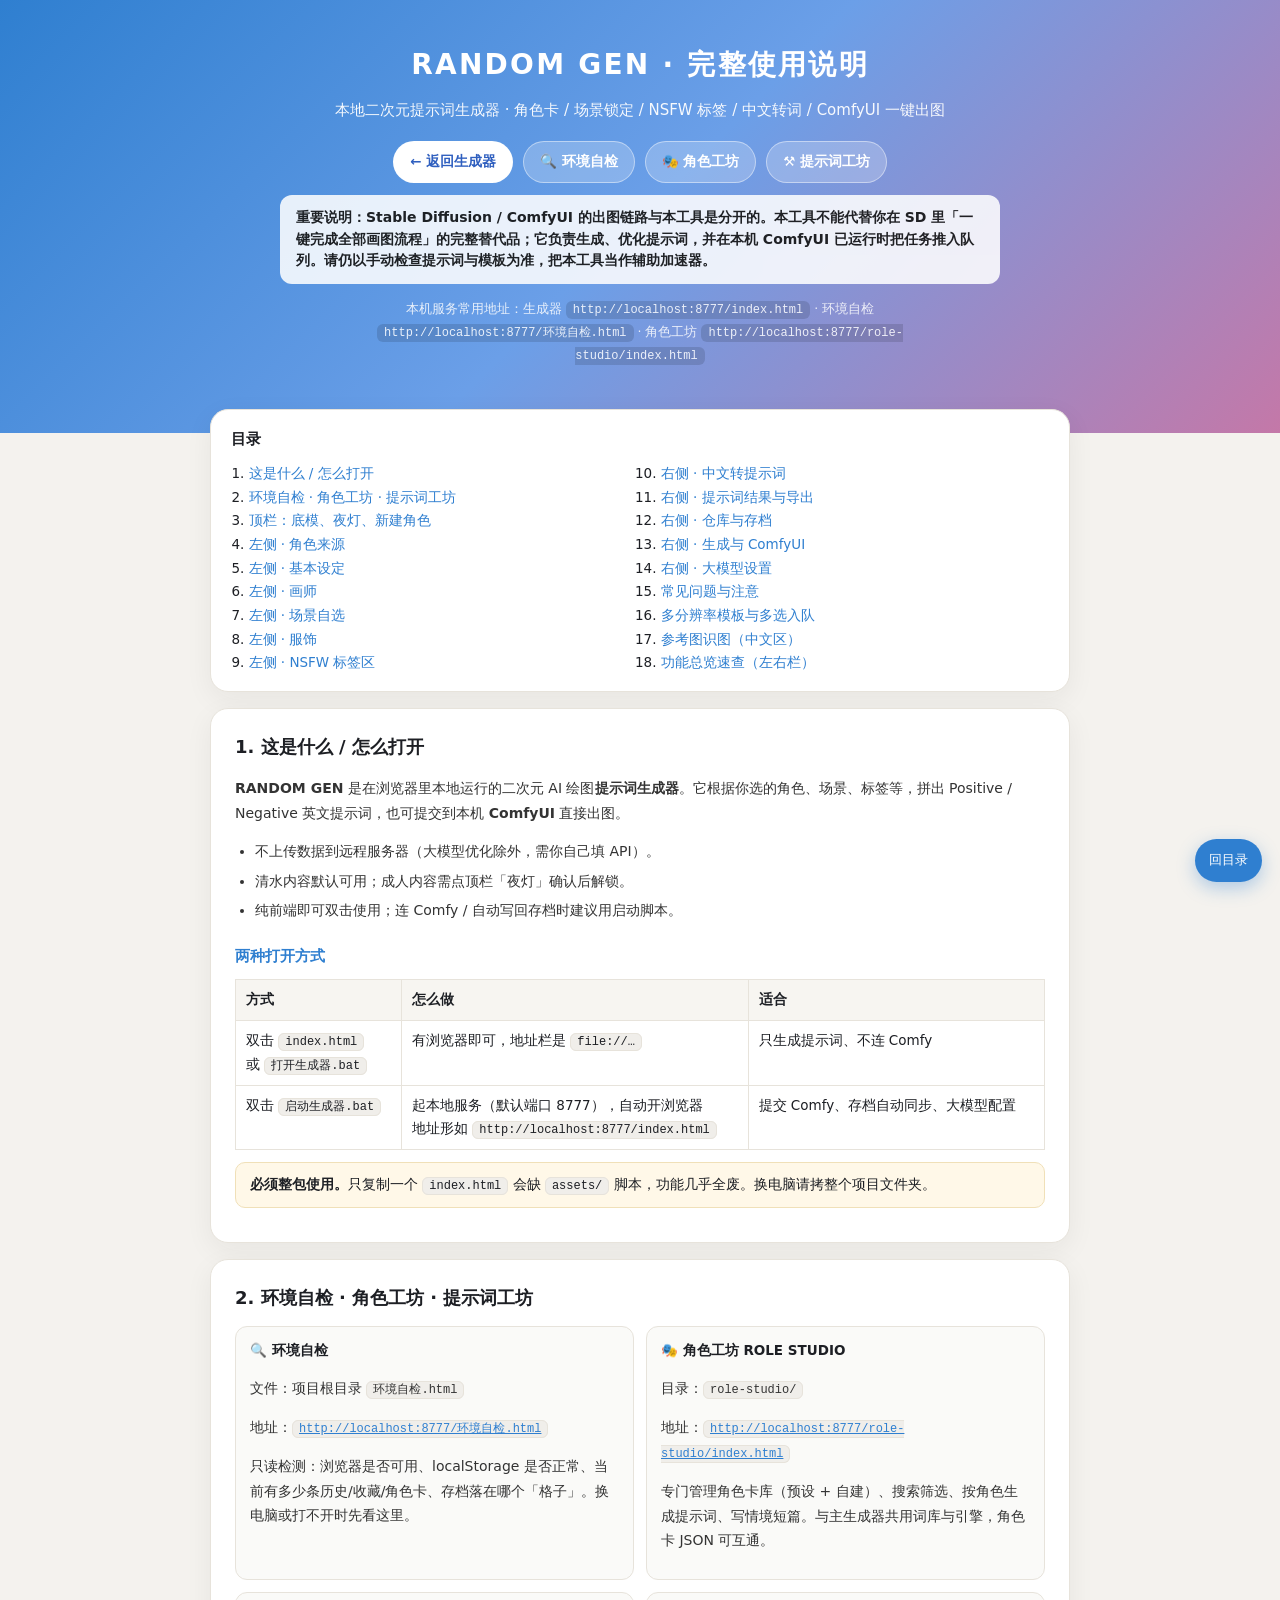
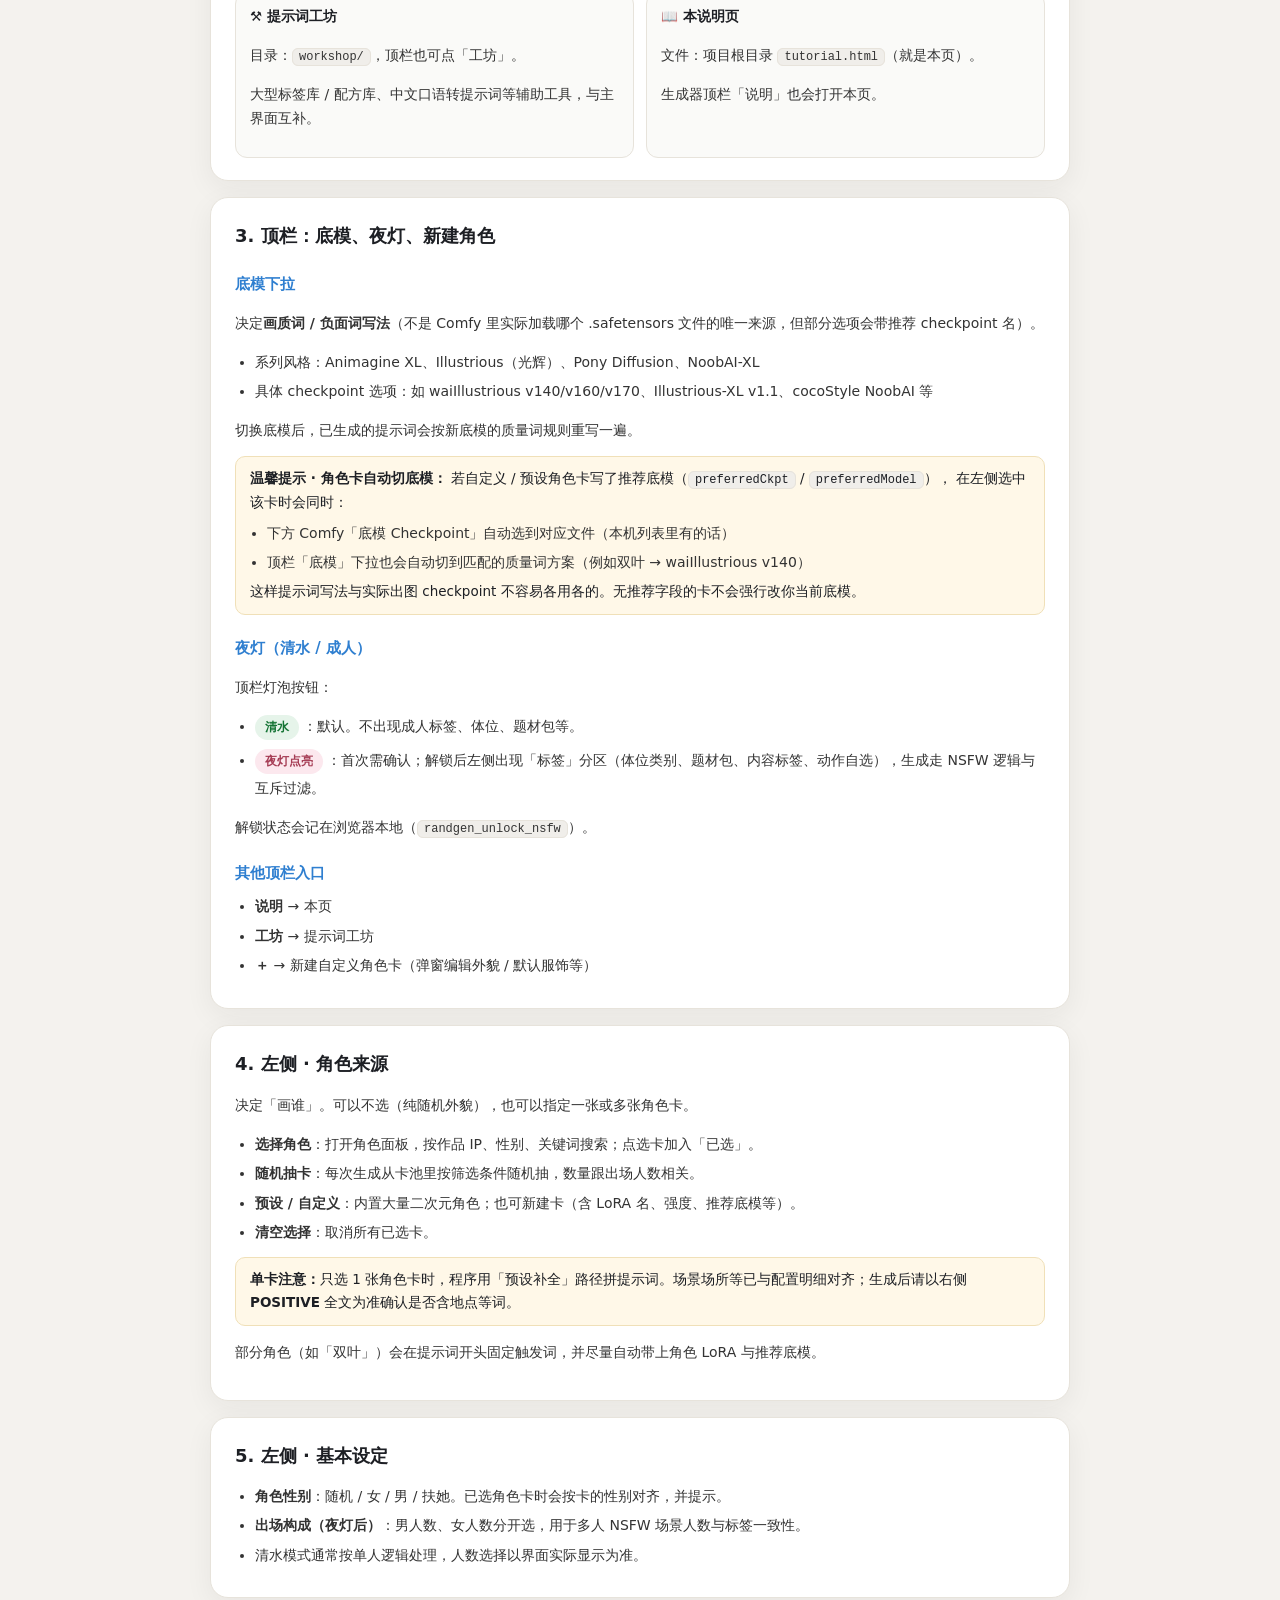
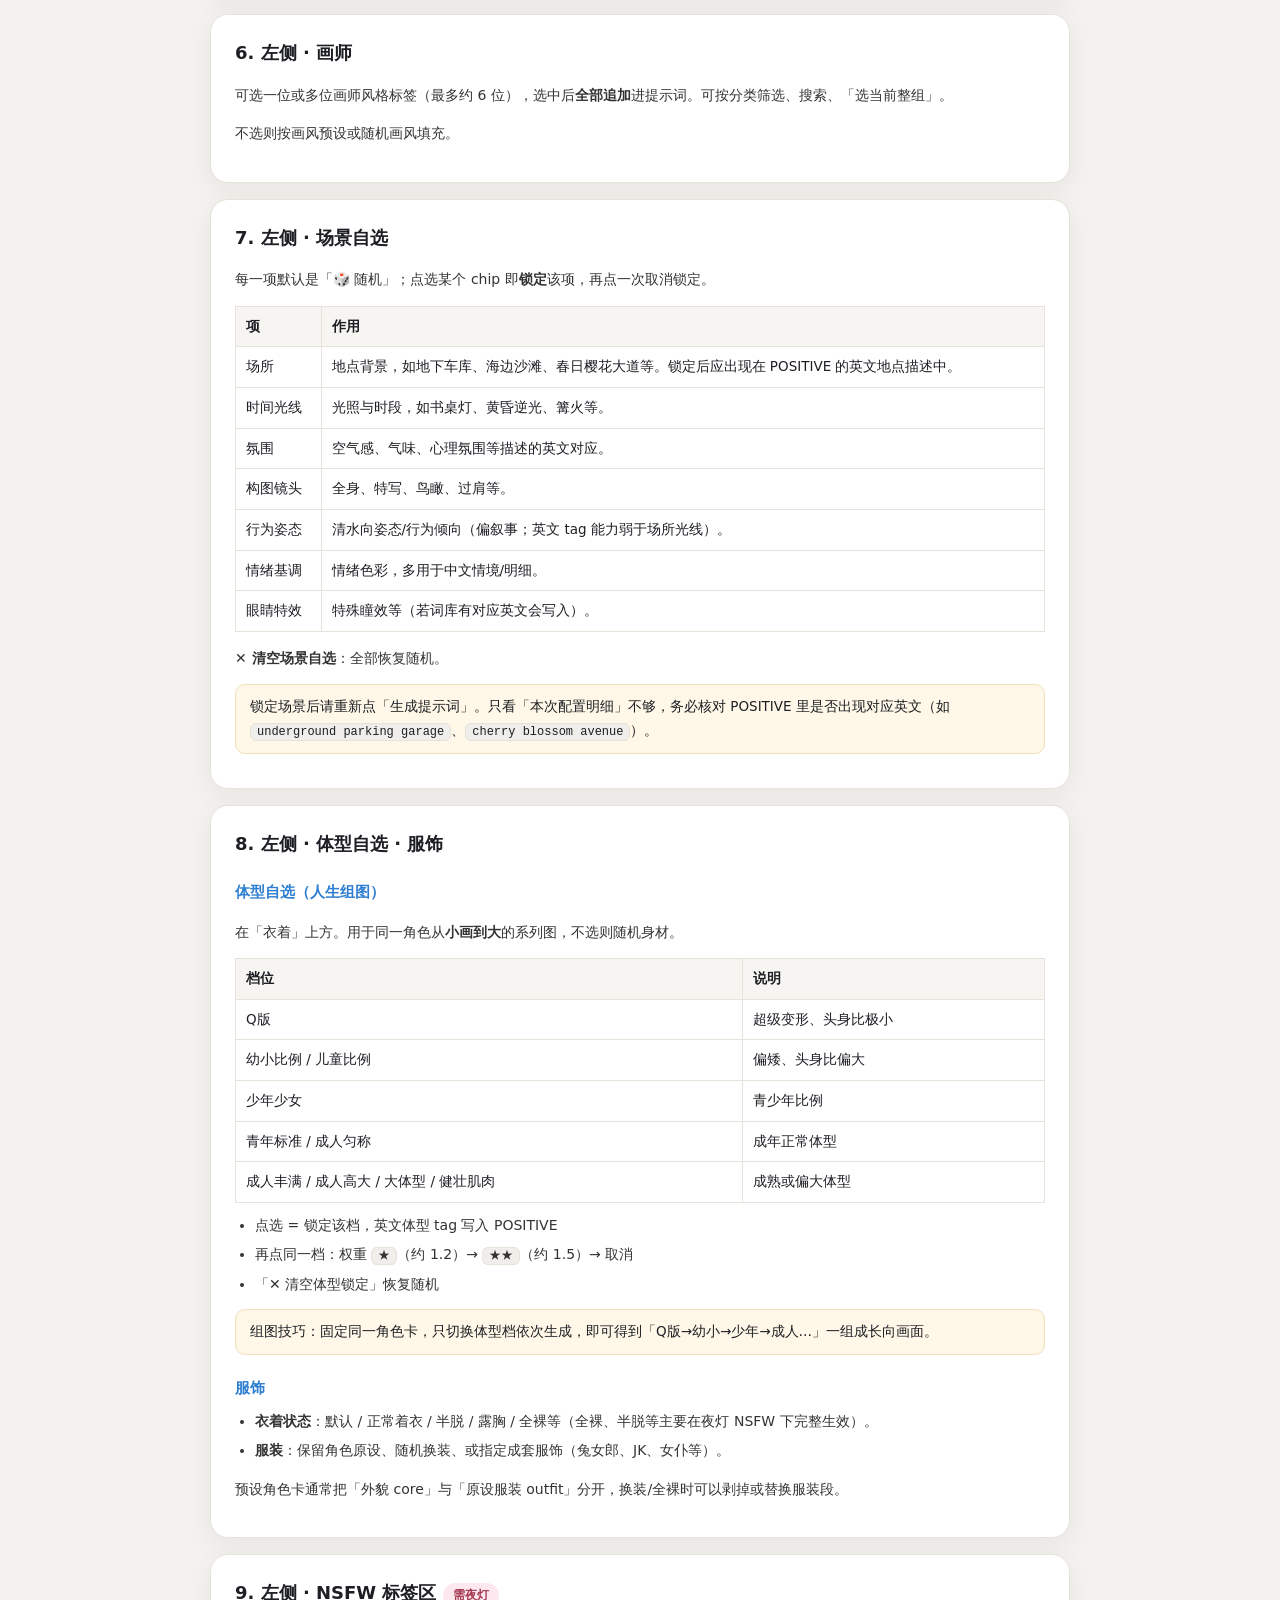
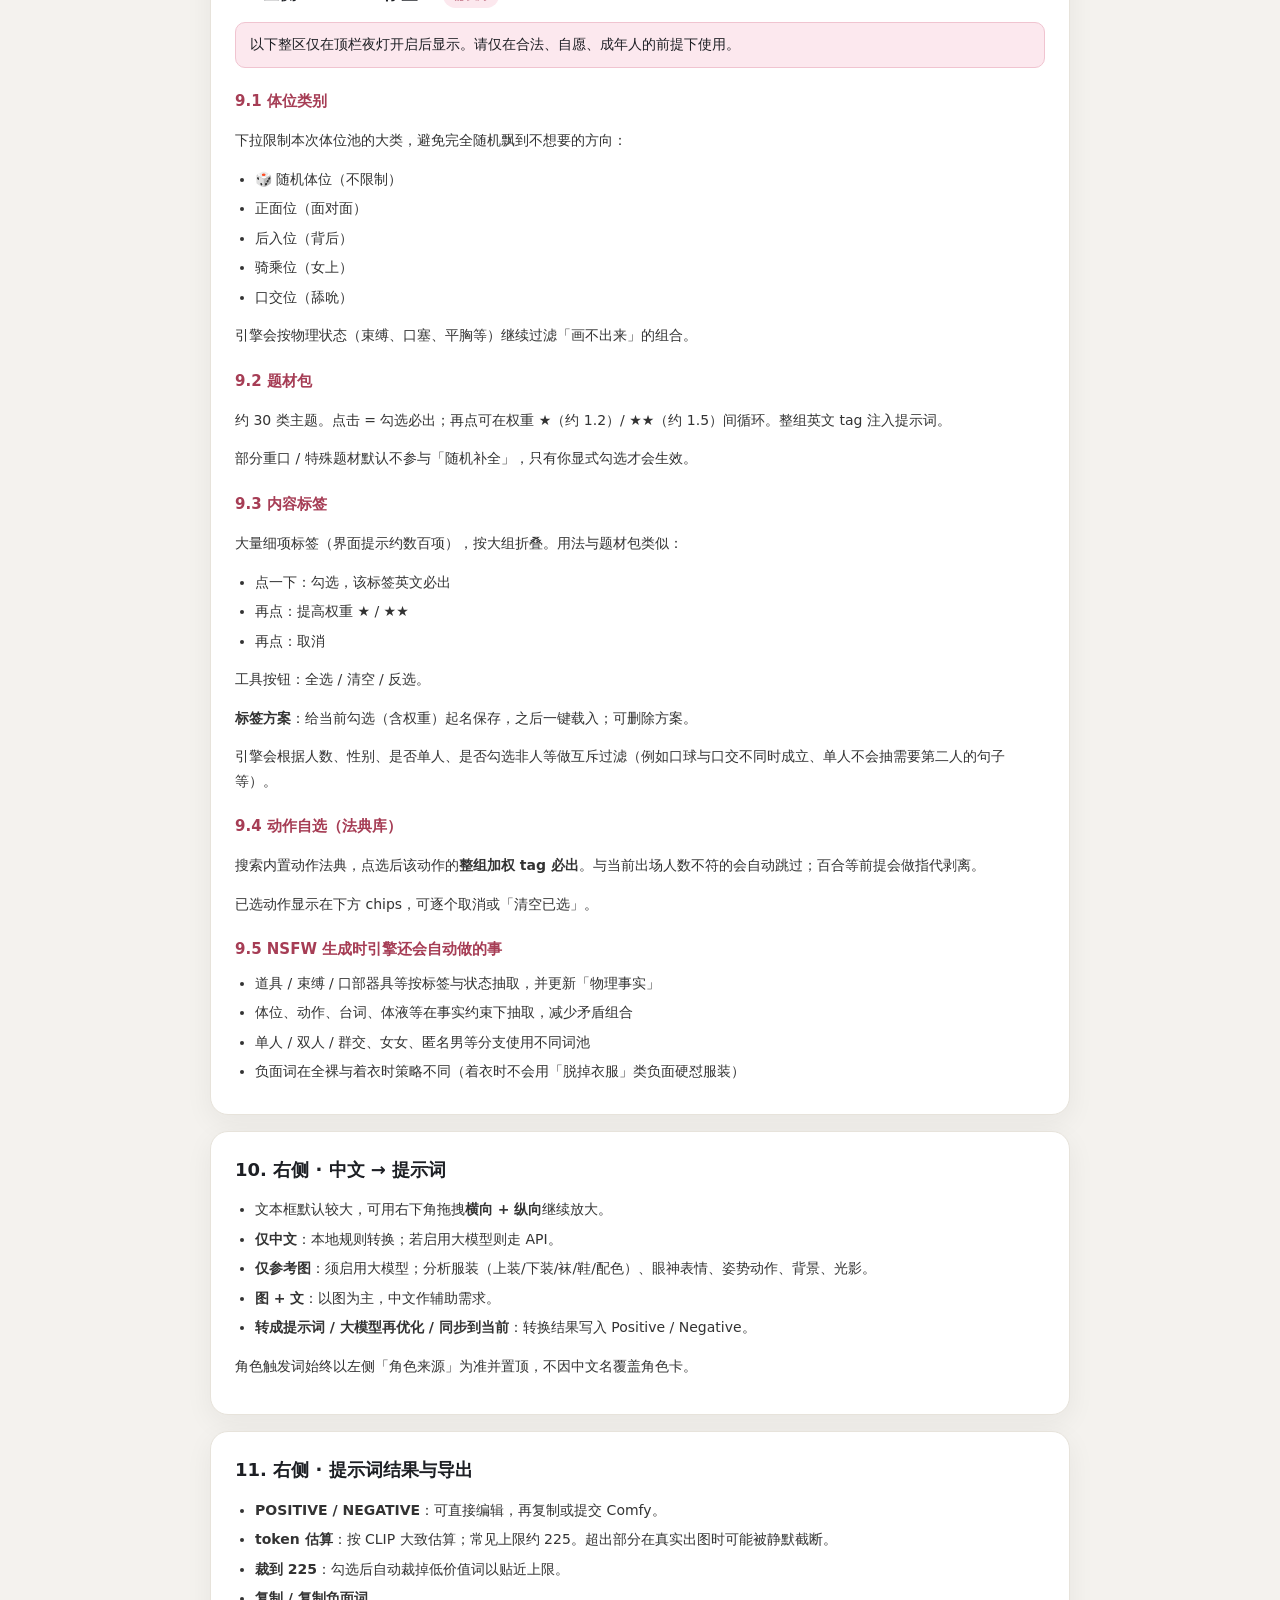
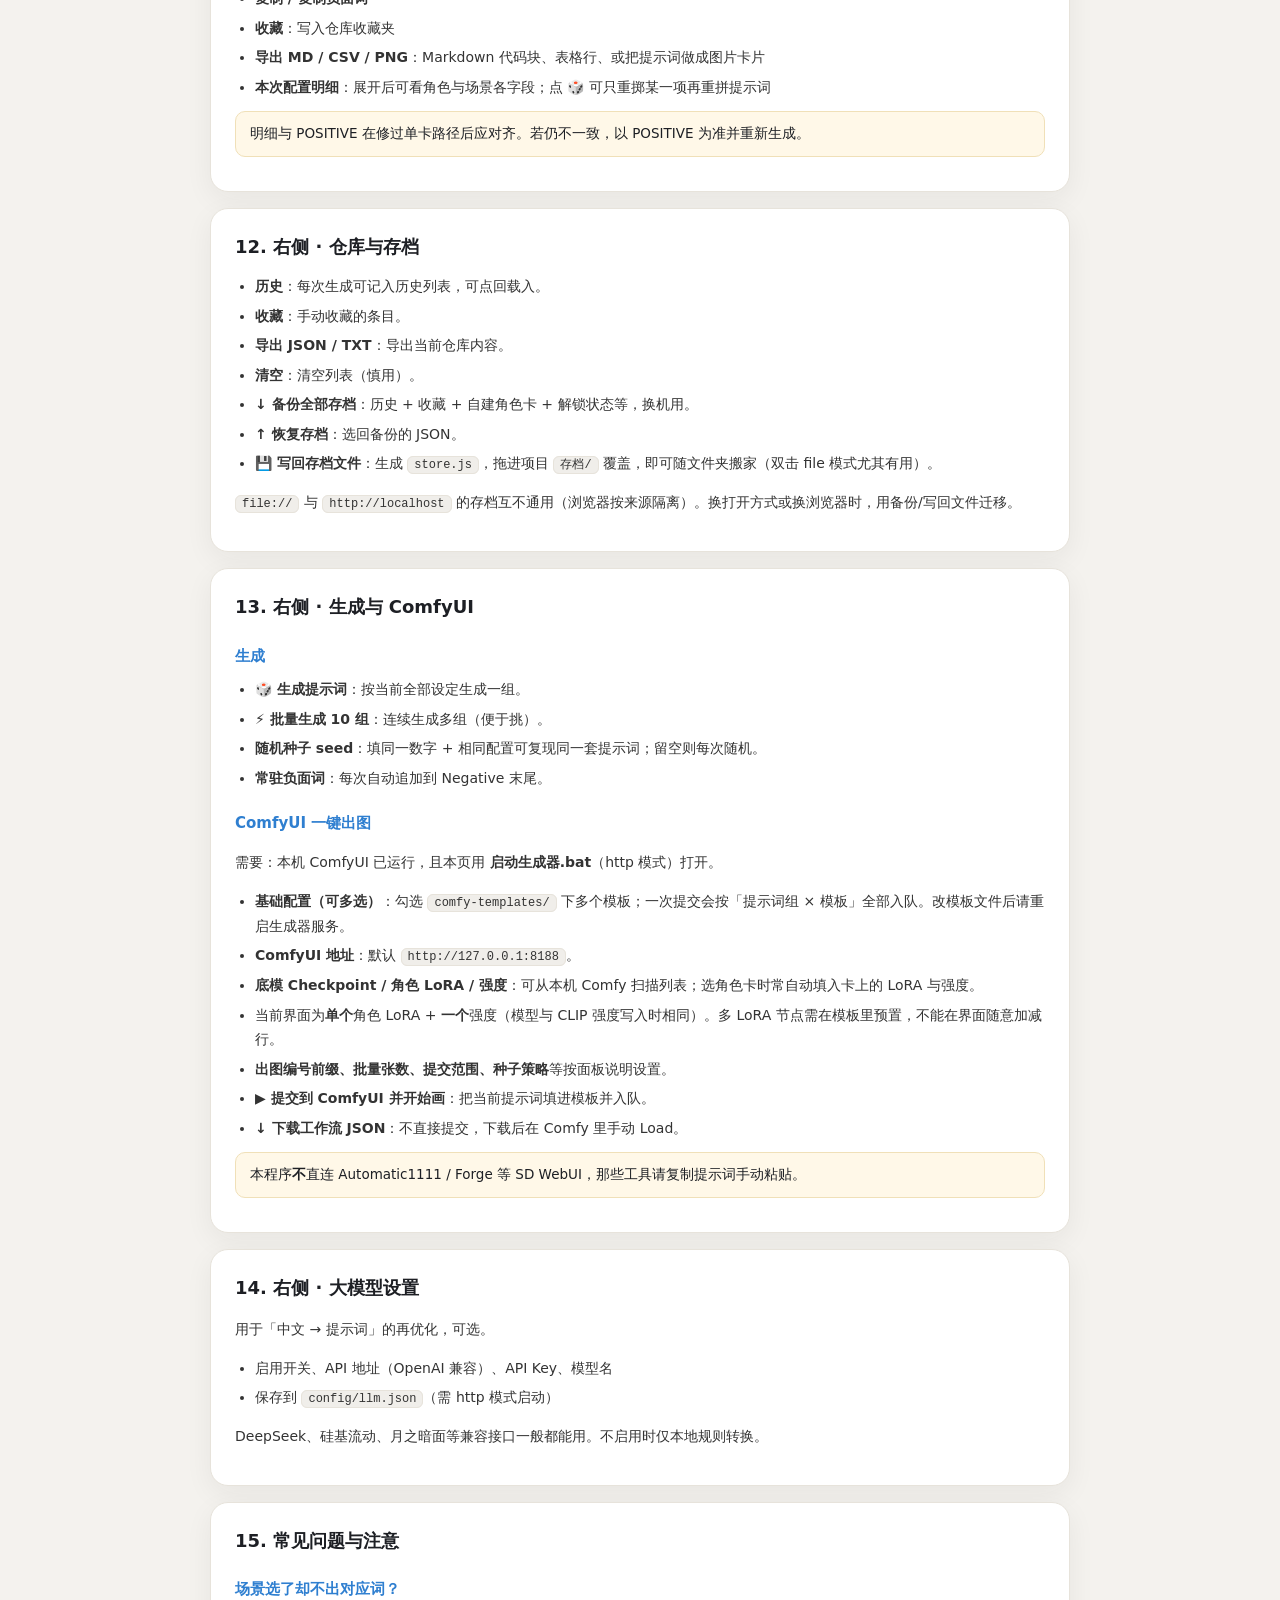
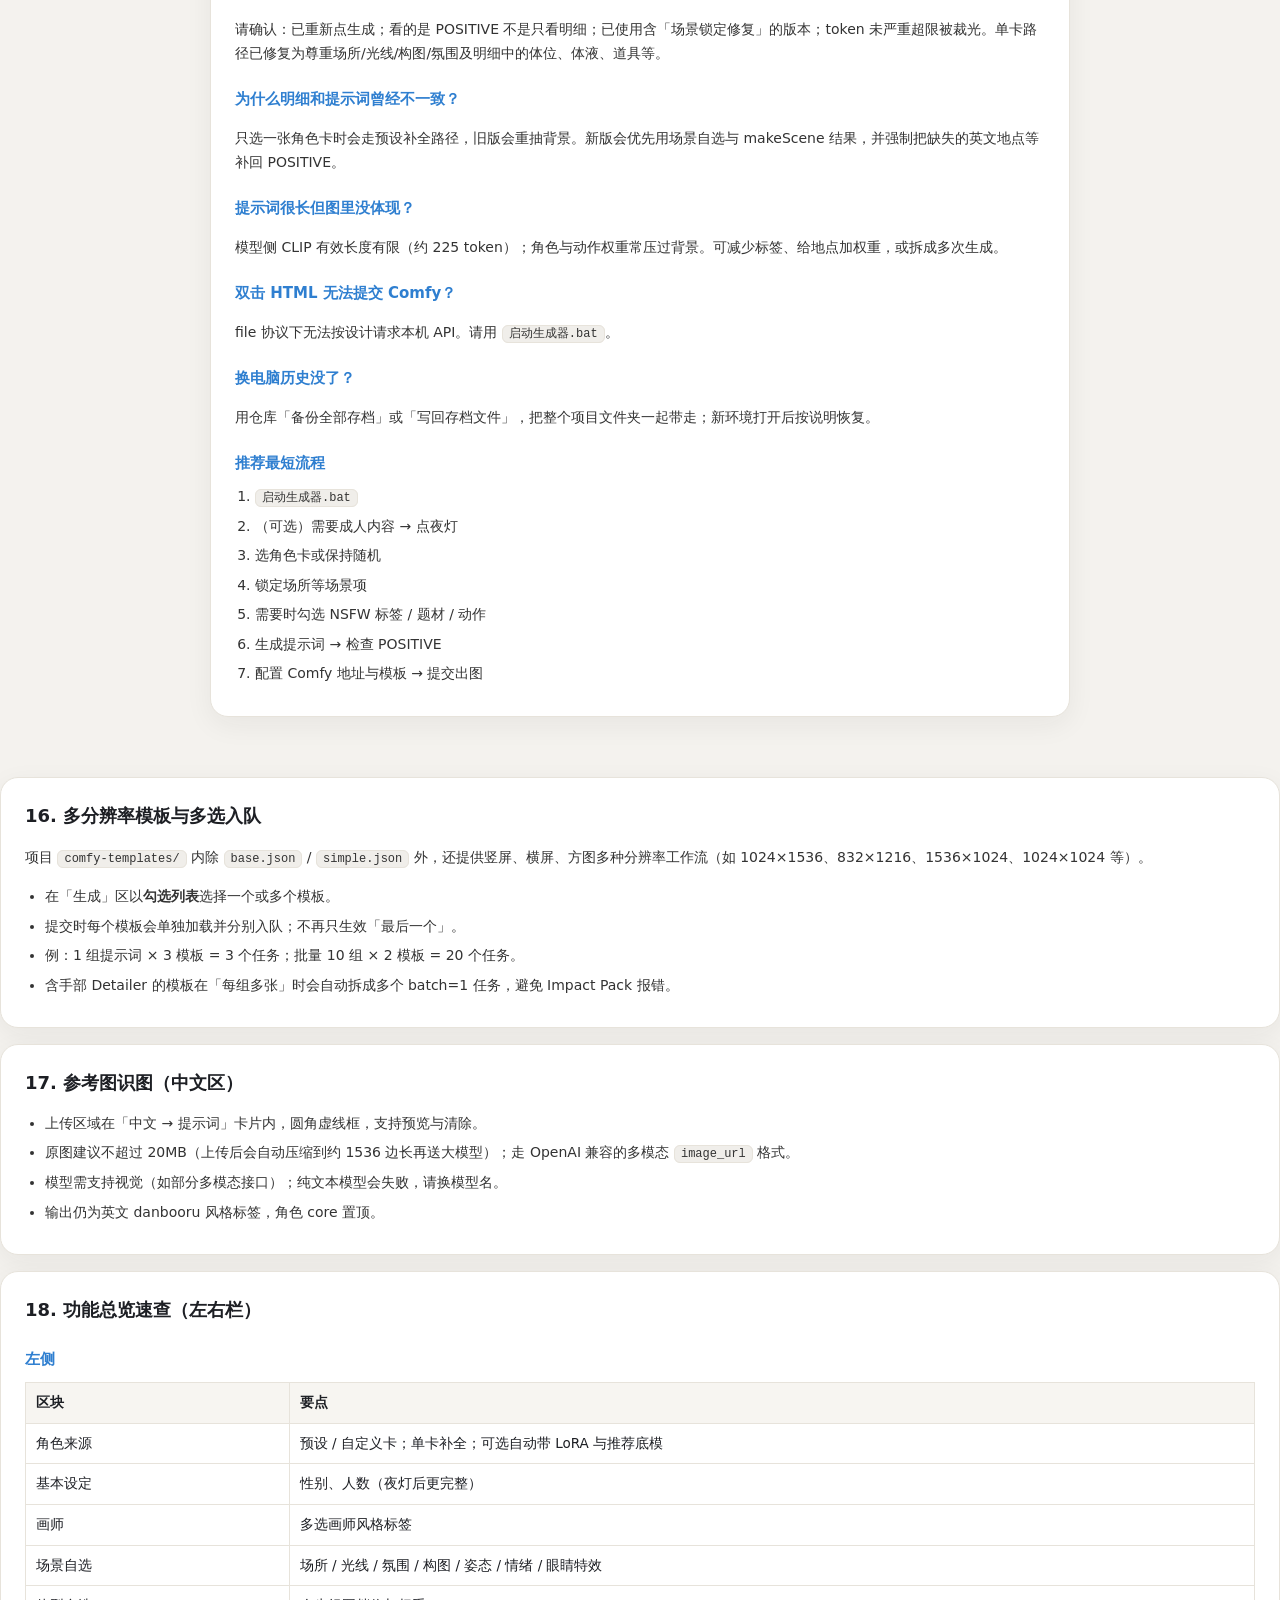
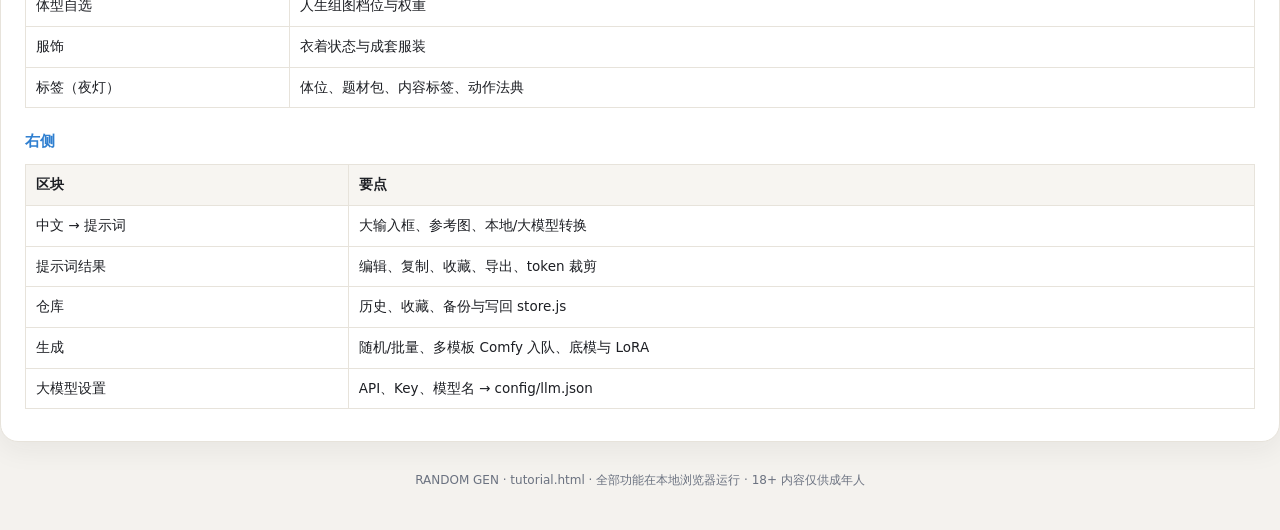
<file: tutorial.html>
<!DOCTYPE html>
<html lang="zh-CN">
<head>
<meta charset="UTF-8">
<meta name="viewport" content="width=device-width, initial-scale=1.0">
<title>使用说明 · RANDOM GEN</title>
<style>
:root{
  --bg:#f4f2ee; --card:#fff; --ink:#1d1f24; --muted:#6b7280;
  --line:#e7e3db; --accent:#2f7fd0; --accent-soft:#e8f1fb;
  --nsfw:#a63d55; --nsfw-soft:#fce8ee; --radius:18px; --ok:#137333;
}
*{box-sizing:border-box}
html{scroll-behavior:smooth}
body{
  margin:0; font-family:"PingFang SC","Microsoft YaHei",system-ui,sans-serif;
  background:var(--bg); color:var(--ink); line-height:1.75;
}
.hero{
  background:linear-gradient(135deg,#2f7fd0 0%,#6b9fe8 50%,#c478a8 100%);
  color:#fff; padding:40px 24px 48px; text-align:center;
}
.hero h1{margin:0 0 8px; font-size:28px; letter-spacing:.08em}
.hero p{margin:0 auto 18px; max-width:620px; opacity:.94; font-size:15px}
.quick{
  display:flex; flex-wrap:wrap; gap:10px; justify-content:center; max-width:720px; margin:0 auto;
}
.quick a{
  display:inline-block; background:rgba(255,255,255,.22); color:#fff; text-decoration:none;
  border:1px solid rgba(255,255,255,.45); border-radius:999px; padding:8px 16px; font-size:13.5px; font-weight:600;
}
.quick a:hover{background:rgba(255,255,255,.35)}
.quick a.em{background:#fff; color:#2f5fbf}
.wrap{max-width:900px; margin:-24px auto 60px; padding:0 20px}
.toc{
  background:var(--card); border:1px solid var(--line); border-radius:var(--radius);
  padding:16px 20px; margin-bottom:16px; box-shadow:0 8px 28px rgba(28,30,36,.06);
}
.toc h2{margin:0 0 10px; font-size:15px}
.toc ol{margin:0; padding-left:1.3em; columns:2; gap:24px; font-size:13.5px}
@media(max-width:700px){.toc ol{columns:1}}
.toc a{color:var(--accent); text-decoration:none}
.toc a:hover{text-decoration:underline}
.card{
  background:var(--card); border:1px solid var(--line); border-radius:var(--radius);
  padding:22px 24px; margin-bottom:16px;
  box-shadow:0 8px 28px rgba(28,30,36,.06);
}
.card h2{margin:0 0 12px; font-size:18px}
.card h3{margin:20px 0 8px; font-size:15px; color:var(--accent)}
.card h3.nsfw{color:var(--nsfw)}
.card p, .card li{font-size:14px; color:#333}
.card ul, .card ol{padding-left:1.25em; margin:8px 0}
.card li{margin:5px 0}
.tag{
  display:inline-block; background:var(--accent-soft); color:var(--accent);
  border-radius:999px; padding:2px 10px; font-size:12px; font-weight:650; margin:2px 4px 2px 0;
}
.tag.nsfw{background:var(--nsfw-soft); color:var(--nsfw)}
.tag.ok{background:#e6f4ea; color:var(--ok)}
.grid{display:grid; grid-template-columns:1fr 1fr; gap:12px}
@media(max-width:700px){.grid{grid-template-columns:1fr}}
.box{
  border:1px solid var(--line); border-radius:12px; padding:12px 14px; background:#fafaf8;
}
.box strong{display:block; margin-bottom:4px; font-size:13.5px}
.note{
  background:#fff8e8; border:1px solid #f0e0b8; border-radius:10px;
  padding:10px 14px; font-size:13.5px; margin:12px 0;
}
.warn{
  background:var(--nsfw-soft); border:1px solid #f0c4d0; border-radius:10px;
  padding:10px 14px; font-size:13.5px; margin:12px 0;
}
table{width:100%; border-collapse:collapse; font-size:13.5px; margin:10px 0}
th, td{border:1px solid var(--line); padding:8px 10px; text-align:left; vertical-align:top}
th{background:#f7f5f1; font-weight:600}
kbd, code{
  background:#f0eeea; border:1px solid var(--line); border-radius:6px;
  padding:1px 6px; font-size:12px; font-family:ui-monospace,Consolas,monospace;
}
a{color:var(--accent)}
.foot{text-align:center; color:var(--muted); font-size:12px; padding:12px 20px 40px}
.back-top{
  position:fixed; right:18px; bottom:18px; background:var(--accent); color:#fff;
  border:none; border-radius:999px; padding:10px 14px; font-size:13px; cursor:pointer;
  box-shadow:0 6px 18px rgba(47,127,208,.35); text-decoration:none;
}
</style>
</head>
<body>

<div class="hero">
  <h1>RANDOM GEN · 完整使用说明</h1>
  <p>本地二次元提示词生成器 · 角色卡 / 场景锁定 / NSFW 标签 / 中文转词 / ComfyUI 一键出图</p>
  <div class="quick">
    <a class="em" href="index.html">← 返回生成器</a>
    <a href="环境自检.html" target="_blank" rel="noopener">🔍 环境自检</a>
    <a href="role-studio/index.html" target="_blank" rel="noopener">🎭 角色工坊</a>
    <a href="workshop/index.html" target="_blank" rel="noopener">⚒ 提示词工坊</a>
  </div>
  <p style="margin:12px auto 0;max-width:720px;font-size:14px;font-weight:800;color:#1a1a1a;background:rgba(255,255,255,.92);border-radius:12px;padding:12px 16px;line-height:1.55;text-align:left">
    <strong style="font-weight:900">重要说明：</strong>Stable Diffusion / ComfyUI 的出图链路与本工具是分开的。本工具<strong>不能</strong>代替你在 SD 里「一键完成全部画图流程」的完整替代品；它负责生成、优化提示词，并在本机 ComfyUI 已运行时把任务推入队列。请仍以手动检查提示词与模板为准，把本工具当作辅助加速器。
  </p>
  <p style="margin-top:14px;font-size:12.5px;opacity:.85">
    本机服务常用地址：生成器
    <code style="background:rgba(0,0,0,.15);border-color:transparent;color:#fff">http://localhost:8777/index.html</code>
    · 环境自检
    <code style="background:rgba(0,0,0,.15);border-color:transparent;color:#fff">http://localhost:8777/环境自检.html</code>
    · 角色工坊
    <code style="background:rgba(0,0,0,.15);border-color:transparent;color:#fff">http://localhost:8777/role-studio/index.html</code>
  </p>
</div>

<div class="wrap">

  <!-- 目录 -->
  <div class="toc" id="toc">
    <h2>目录</h2>
    <ol>
      <li><a href="#s1">这是什么 / 怎么打开</a></li>
      <li><a href="#s2">环境自检 · 角色工坊 · 提示词工坊</a></li>
      <li><a href="#s3">顶栏：底模、夜灯、新建角色</a></li>
      <li><a href="#s4">左侧 · 角色来源</a></li>
      <li><a href="#s5">左侧 · 基本设定</a></li>
      <li><a href="#s6">左侧 · 画师</a></li>
      <li><a href="#s7">左侧 · 场景自选</a></li>
      <li><a href="#s8">左侧 · 服饰</a></li>
      <li><a href="#s9">左侧 · NSFW 标签区</a></li>
      <li><a href="#s10">右侧 · 中文转提示词</a></li>
      <li><a href="#s11">右侧 · 提示词结果与导出</a></li>
      <li><a href="#s12">右侧 · 仓库与存档</a></li>
      <li><a href="#s13">右侧 · 生成与 ComfyUI</a></li>
      <li><a href="#s14">右侧 · 大模型设置</a></li>
      <li><a href="#s15">常见问题与注意</a></li>
      <li><a href="#s16">多分辨率模板与多选入队</a></li>
      <li><a href="#s17">参考图识图（中文区）</a></li>
      <li><a href="#s18">功能总览速查（左右栏）</a></li>
    </ol>
  </div>

  <!-- 1 -->
  <div class="card" id="s1">
    <h2>1. 这是什么 / 怎么打开</h2>
    <p><strong>RANDOM GEN</strong> 是在浏览器里本地运行的二次元 AI 绘图<strong>提示词生成器</strong>。它根据你选的角色、场景、标签等，拼出 Positive / Negative 英文提示词，也可提交到本机 <strong>ComfyUI</strong> 直接出图。</p>
    <ul>
      <li>不上传数据到远程服务器（大模型优化除外，需你自己填 API）。</li>
      <li>清水内容默认可用；成人内容需点顶栏「夜灯」确认后解锁。</li>
      <li>纯前端即可双击使用；连 Comfy / 自动写回存档时建议用启动脚本。</li>
    </ul>
    <h3>两种打开方式</h3>
    <table>
      <tr><th>方式</th><th>怎么做</th><th>适合</th></tr>
      <tr>
        <td>双击 <code>index.html</code><br>或 <code>打开生成器.bat</code></td>
        <td>有浏览器即可，地址栏是 <code>file://…</code></td>
        <td>只生成提示词、不连 Comfy</td>
      </tr>
      <tr>
        <td>双击 <code>启动生成器.bat</code></td>
        <td>起本地服务（默认端口 8777），自动开浏览器<br>地址形如 <code>http://localhost:8777/index.html</code></td>
        <td>提交 Comfy、存档自动同步、大模型配置</td>
      </tr>
    </table>
    <div class="note">
      <strong>必须整包使用。</strong>只复制一个 <code>index.html</code> 会缺 <code>assets/</code> 脚本，功能几乎全废。换电脑请拷整个项目文件夹。
    </div>
  </div>

  <!-- 2 -->
  <div class="card" id="s2">
    <h2>2. 环境自检 · 角色工坊 · 提示词工坊</h2>
    <div class="grid">
      <div class="box">
        <strong>🔍 环境自检</strong>
        <p>文件：项目根目录 <code>环境自检.html</code></p>
        <p>地址：<a href="环境自检.html" target="_blank"><code>http://localhost:8777/环境自检.html</code></a></p>
        <p>只读检测：浏览器是否可用、localStorage 是否正常、当前有多少条历史/收藏/角色卡、存档落在哪个「格子」。换电脑或打不开时先看这里。</p>
      </div>
      <div class="box">
        <strong>🎭 角色工坊 ROLE STUDIO</strong>
        <p>目录：<code>role-studio/</code></p>
        <p>地址：<a href="role-studio/index.html" target="_blank"><code>http://localhost:8777/role-studio/index.html</code></a></p>
        <p>专门管理角色卡库（预设 + 自建）、搜索筛选、按角色生成提示词、写情境短篇。与主生成器共用词库与引擎，角色卡 JSON 可互通。</p>
      </div>
      <div class="box">
        <strong>⚒ 提示词工坊</strong>
        <p>目录：<code>workshop/</code>，顶栏也可点「工坊」。</p>
        <p>大型标签库 / 配方库、中文口语转提示词等辅助工具，与主界面互补。</p>
      </div>
      <div class="box">
        <strong>📖 本说明页</strong>
        <p>文件：项目根目录 <code>tutorial.html</code>（就是本页）。</p>
        <p>生成器顶栏「说明」也会打开本页。</p>
      </div>
    </div>
  </div>

  <!-- 3 -->
  <div class="card" id="s3">
    <h2>3. 顶栏：底模、夜灯、新建角色</h2>
    <h3>底模下拉</h3>
    <p>决定<strong>画质词 / 负面词写法</strong>（不是 Comfy 里实际加载哪个 .safetensors 文件的唯一来源，但部分选项会带推荐 checkpoint 名）。</p>
    <ul>
      <li>系列风格：Animagine XL、Illustrious（光辉）、Pony Diffusion、NoobAI-XL</li>
      <li>具体 checkpoint 选项：如 waiIllustrious v140/v160/v170、Illustrious-XL v1.1、cocoStyle NoobAI 等</li>
    </ul>
    <p>切换底模后，已生成的提示词会按新底模的质量词规则重写一遍。</p>
    <div class="note">
      <strong>温馨提示 · 角色卡自动切底模：</strong>
      若自定义 / 预设角色卡写了推荐底模（<code>preferredCkpt</code> / <code>preferredModel</code>），
      在左侧选中该卡时会同时：
      <ul style="margin:6px 0 0">
        <li>下方 Comfy「底模 Checkpoint」自动选到对应文件（本机列表里有的话）</li>
        <li>顶栏「底模」下拉也会自动切到匹配的质量词方案（例如双叶 → waiIllustrious v140）</li>
      </ul>
      这样提示词写法与实际出图 checkpoint 不容易各用各的。无推荐字段的卡不会强行改你当前底模。
    </div>

    <h3>夜灯（清水 / 成人）</h3>
    <p>顶栏灯泡按钮：</p>
    <ul>
      <li><span class="tag ok">清水</span>：默认。不出现成人标签、体位、题材包等。</li>
      <li><span class="tag nsfw">夜灯点亮</span>：首次需确认；解锁后左侧出现「标签」分区（体位类别、题材包、内容标签、动作自选），生成走 NSFW 逻辑与互斥过滤。</li>
    </ul>
    <p>解锁状态会记在浏览器本地（<code>randgen_unlock_nsfw</code>）。</p>

    <h3>其他顶栏入口</h3>
    <ul>
      <li><strong>说明</strong> → 本页</li>
      <li><strong>工坊</strong> → 提示词工坊</li>
      <li><strong>＋</strong> → 新建自定义角色卡（弹窗编辑外貌 / 默认服饰等）</li>
    </ul>
  </div>

  <!-- 4 -->
  <div class="card" id="s4">
    <h2>4. 左侧 · 角色来源</h2>
    <p>决定「画谁」。可以不选（纯随机外貌），也可以指定一张或多张角色卡。</p>
    <ul>
      <li><strong>选择角色</strong>：打开角色面板，按作品 IP、性别、关键词搜索；点选卡加入「已选」。</li>
      <li><strong>随机抽卡</strong>：每次生成从卡池里按筛选条件随机抽，数量跟出场人数相关。</li>
      <li><strong>预设 / 自定义</strong>：内置大量二次元角色；也可新建卡（含 LoRA 名、强度、推荐底模等）。</li>
      <li><strong>清空选择</strong>：取消所有已选卡。</li>
    </ul>
    <div class="note">
      <strong>单卡注意：</strong>只选 1 张角色卡时，程序用「预设补全」路径拼提示词。场景场所等已与配置明细对齐；生成后请以右侧 <strong>POSITIVE</strong> 全文为准确认是否含地点等词。
    </div>
    <p>部分角色（如「双叶」）会在提示词开头固定触发词，并尽量自动带上角色 LoRA 与推荐底模。</p>
  </div>

  <!-- 5 -->
  <div class="card" id="s5">
    <h2>5. 左侧 · 基本设定</h2>
    <ul>
      <li><strong>角色性别</strong>：随机 / 女 / 男 / 扶她。已选角色卡时会按卡的性别对齐，并提示。</li>
      <li><strong>出场构成（夜灯后）</strong>：男人数、女人数分开选，用于多人 NSFW 场景人数与标签一致性。</li>
      <li>清水模式通常按单人逻辑处理，人数选择以界面实际显示为准。</li>
    </ul>
  </div>

  <!-- 6 -->
  <div class="card" id="s6">
    <h2>6. 左侧 · 画师</h2>
    <p>可选一位或多位画师风格标签（最多约 6 位），选中后<strong>全部追加</strong>进提示词。可按分类筛选、搜索、「选当前整组」。</p>
    <p>不选则按画风预设或随机画风填充。</p>
  </div>

  <!-- 7 -->
  <div class="card" id="s7">
    <h2>7. 左侧 · 场景自选</h2>
    <p>每一项默认是「🎲 随机」；点选某个 chip 即<strong>锁定</strong>该项，再点一次取消锁定。</p>
    <table>
      <tr><th>项</th><th>作用</th></tr>
      <tr><td>场所</td><td>地点背景，如地下车库、海边沙滩、春日樱花大道等。锁定后应出现在 POSITIVE 的英文地点描述中。</td></tr>
      <tr><td>时间光线</td><td>光照与时段，如书桌灯、黄昏逆光、篝火等。</td></tr>
      <tr><td>氛围</td><td>空气感、气味、心理氛围等描述的英文对应。</td></tr>
      <tr><td>构图镜头</td><td>全身、特写、鸟瞰、过肩等。</td></tr>
      <tr><td>行为姿态</td><td>清水向姿态/行为倾向（偏叙事；英文 tag 能力弱于场所光线）。</td></tr>
      <tr><td>情绪基调</td><td>情绪色彩，多用于中文情境/明细。</td></tr>
      <tr><td>眼睛特效</td><td>特殊瞳效等（若词库有对应英文会写入）。</td></tr>
    </table>
    <p><strong>✕ 清空场景自选</strong>：全部恢复随机。</p>
    <div class="note">
      锁定场景后请重新点「生成提示词」。只看「本次配置明细」不够，务必核对 POSITIVE 里是否出现对应英文（如 <code>underground parking garage</code>、<code>cherry blossom avenue</code>）。
    </div>
  </div>

  <!-- 8 -->
  <div class="card" id="s8">
    <h2>8. 左侧 · 体型自选 · 服饰</h2>

    <h3>体型自选（人生组图）</h3>
    <p>在「衣着」上方。用于同一角色从<strong>小画到大</strong>的系列图，不选则随机身材。</p>
    <table>
      <tr><th>档位</th><th>说明</th></tr>
      <tr><td>Q版</td><td>超级变形、头身比极小</td></tr>
      <tr><td>幼小比例 / 儿童比例</td><td>偏矮、头身比偏大</td></tr>
      <tr><td>少年少女</td><td>青少年比例</td></tr>
      <tr><td>青年标准 / 成人匀称</td><td>成年正常体型</td></tr>
      <tr><td>成人丰满 / 成人高大 / 大体型 / 健壮肌肉</td><td>成熟或偏大体型</td></tr>
    </table>
    <ul>
      <li>点选 = 锁定该档，英文体型 tag 写入 POSITIVE</li>
      <li>再点同一档：权重 <code>★</code>（约 1.2）→ <code>★★</code>（约 1.5）→ 取消</li>
      <li>「✕ 清空体型锁定」恢复随机</li>
    </ul>
    <div class="note">组图技巧：固定同一角色卡，只切换体型档依次生成，即可得到「Q版→幼小→少年→成人…」一组成长向画面。</div>

    <h3>服饰</h3>
    <ul>
      <li><strong>衣着状态</strong>：默认 / 正常着衣 / 半脱 / 露胸 / 全裸等（全裸、半脱等主要在夜灯 NSFW 下完整生效）。</li>
      <li><strong>服装</strong>：保留角色原设、随机换装、或指定成套服饰（兔女郎、JK、女仆等）。</li>
    </ul>
    <p>预设角色卡通常把「外貌 core」与「原设服装 outfit」分开，换装/全裸时可以剥掉或替换服装段。</p>
  </div>

  <!-- 9 NSFW -->
  <div class="card" id="s9">
    <h2>9. 左侧 · NSFW 标签区 <span class="tag nsfw">需夜灯</span></h2>
    <div class="warn">以下整区仅在顶栏夜灯开启后显示。请仅在合法、自愿、成年人的前提下使用。</div>

    <h3 class="nsfw">9.1 体位类别</h3>
    <p>下拉限制本次体位池的大类，避免完全随机飘到不想要的方向：</p>
    <ul>
      <li>🎲 随机体位（不限制）</li>
      <li>正面位（面对面）</li>
      <li>后入位（背后）</li>
      <li>骑乘位（女上）</li>
      <li>口交位（舔吮）</li>
    </ul>
    <p>引擎会按物理状态（束缚、口塞、平胸等）继续过滤「画不出来」的组合。</p>

    <h3 class="nsfw">9.2 题材包</h3>
    <p>约 30 类主题。点击 = 勾选必出；再点可在权重 ★（约 1.2）/ ★★（约 1.5）间循环。整组英文 tag 注入提示词。</p>
    <p>部分重口 / 特殊题材默认不参与「随机补全」，只有你显式勾选才会生效。</p>

    <h3 class="nsfw">9.3 内容标签</h3>
    <p>大量细项标签（界面提示约数百项），按大组折叠。用法与题材包类似：</p>
    <ul>
      <li>点一下：勾选，该标签英文必出</li>
      <li>再点：提高权重 ★ / ★★</li>
      <li>再点：取消</li>
    </ul>
    <p>工具按钮：全选 / 清空 / 反选。</p>
    <p><strong>标签方案</strong>：给当前勾选（含权重）起名保存，之后一键载入；可删除方案。</p>
    <p>引擎会根据人数、性别、是否单人、是否勾选非人等做互斥过滤（例如口球与口交不同时成立、单人不会抽需要第二人的句子等）。</p>

    <h3 class="nsfw">9.4 动作自选（法典库）</h3>
    <p>搜索内置动作法典，点选后该动作的<strong>整组加权 tag 必出</strong>。与当前出场人数不符的会自动跳过；百合等前提会做指代剥离。</p>
    <p>已选动作显示在下方 chips，可逐个取消或「清空已选」。</p>

    <h3 class="nsfw">9.5 NSFW 生成时引擎还会自动做的事</h3>
    <ul>
      <li>道具 / 束缚 / 口部器具等按标签与状态抽取，并更新「物理事实」</li>
      <li>体位、动作、台词、体液等在事实约束下抽取，减少矛盾组合</li>
      <li>单人 / 双人 / 群交、女女、匿名男等分支使用不同词池</li>
      <li>负面词在全裸与着衣时策略不同（着衣时不会用「脱掉衣服」类负面硬怼服装）</li>
    </ul>
  </div>

  <!-- 10 -->
  <div class="card" id="s10">
    <h2>10. 右侧 · 中文 → 提示词</h2>
    <ul>
      <li>文本框默认较大，可用右下角拖拽<strong>横向 + 纵向</strong>继续放大。</li>
      <li><strong>仅中文</strong>：本地规则转换；若启用大模型则走 API。</li>
      <li><strong>仅参考图</strong>：须启用大模型；分析服装（上装/下装/袜/鞋/配色）、眼神表情、姿势动作、背景、光影。</li>
      <li><strong>图 + 文</strong>：以图为主，中文作辅助需求。</li>
      <li><strong>转成提示词 / 大模型再优化 / 同步到当前</strong>：转换结果写入 Positive / Negative。</li>
    </ul>
    <p>角色触发词始终以左侧「角色来源」为准并置顶，不因中文名覆盖角色卡。</p>
  </div>

  <!-- 11 -->
  <div class="card" id="s11">
    <h2>11. 右侧 · 提示词结果与导出</h2>
    <ul>
      <li><strong>POSITIVE / NEGATIVE</strong>：可直接编辑，再复制或提交 Comfy。</li>
      <li><strong>token 估算</strong>：按 CLIP 大致估算；常见上限约 225。超出部分在真实出图时可能被静默截断。</li>
      <li><strong>裁到 225</strong>：勾选后自动裁掉低价值词以贴近上限。</li>
      <li><strong>复制 / 复制负面词</strong></li>
      <li><strong>收藏</strong>：写入仓库收藏夹</li>
      <li><strong>导出 MD / CSV / PNG</strong>：Markdown 代码块、表格行、或把提示词做成图片卡片</li>
      <li><strong>本次配置明细</strong>：展开后可看角色与场景各字段；点 🎲 可只重掷某一项再重拼提示词</li>
    </ul>
    <div class="note">明细与 POSITIVE 在修过单卡路径后应对齐。若仍不一致，以 POSITIVE 为准并重新生成。</div>
  </div>

  <!-- 12 -->
  <div class="card" id="s12">
    <h2>12. 右侧 · 仓库与存档</h2>
    <ul>
      <li><strong>历史</strong>：每次生成可记入历史列表，可点回载入。</li>
      <li><strong>收藏</strong>：手动收藏的条目。</li>
      <li><strong>导出 JSON / TXT</strong>：导出当前仓库内容。</li>
      <li><strong>清空</strong>：清空列表（慎用）。</li>
      <li><strong>↓ 备份全部存档</strong>：历史 + 收藏 + 自建角色卡 + 解锁状态等，换机用。</li>
      <li><strong>↑ 恢复存档</strong>：选回备份的 JSON。</li>
      <li><strong>💾 写回存档文件</strong>：生成 <code>store.js</code>，拖进项目 <code>存档/</code> 覆盖，即可随文件夹搬家（双击 file 模式尤其有用）。</li>
    </ul>
    <p><code>file://</code> 与 <code>http://localhost</code> 的存档互不通用（浏览器按来源隔离）。换打开方式或换浏览器时，用备份/写回文件迁移。</p>
  </div>

  <!-- 13 -->
  <div class="card" id="s13">
    <h2>13. 右侧 · 生成与 ComfyUI</h2>
    <h3>生成</h3>
    <ul>
      <li><strong>🎲 生成提示词</strong>：按当前全部设定生成一组。</li>
      <li><strong>⚡ 批量生成 10 组</strong>：连续生成多组（便于挑）。</li>
      <li><strong>随机种子 seed</strong>：填同一数字 + 相同配置可复现同一套提示词；留空则每次随机。</li>
      <li><strong>常驻负面词</strong>：每次自动追加到 Negative 末尾。</li>
    </ul>
    <h3>ComfyUI 一键出图</h3>
    <p>需要：本机 ComfyUI 已运行，且本页用 <strong>启动生成器.bat</strong>（http 模式）打开。</p>
    <ul>
      <li><strong>基础配置（可多选）</strong>：勾选 <code>comfy-templates/</code> 下多个模板；一次提交会按「提示词组 × 模板」全部入队。改模板文件后请重启生成器服务。</li>
      <li><strong>ComfyUI 地址</strong>：默认 <code>http://127.0.0.1:8188</code>。</li>
      <li><strong>底模 Checkpoint / 角色 LoRA / 强度</strong>：可从本机 Comfy 扫描列表；选角色卡时常自动填入卡上的 LoRA 与强度。</li>
      <li>当前界面为<strong>单个</strong>角色 LoRA + <strong>一个</strong>强度（模型与 CLIP 强度写入时相同）。多 LoRA 节点需在模板里预置，不能在界面随意加减行。</li>
      <li><strong>出图编号前缀、批量张数、提交范围、种子策略</strong>等按面板说明设置。</li>
      <li><strong>▶ 提交到 ComfyUI 并开始画</strong>：把当前提示词填进模板并入队。</li>
      <li><strong>↓ 下载工作流 JSON</strong>：不直接提交，下载后在 Comfy 里手动 Load。</li>
    </ul>
    <div class="note">本程序<strong>不</strong>直连 Automatic1111 / Forge 等 SD WebUI，那些工具请复制提示词手动粘贴。</div>
  </div>

  <!-- 14 -->
  <div class="card" id="s14">
    <h2>14. 右侧 · 大模型设置</h2>
    <p>用于「中文 → 提示词」的再优化，可选。</p>
    <ul>
      <li>启用开关、API 地址（OpenAI 兼容）、API Key、模型名</li>
      <li>保存到 <code>config/llm.json</code>（需 http 模式启动）</li>
    </ul>
    <p>DeepSeek、硅基流动、月之暗面等兼容接口一般都能用。不启用时仅本地规则转换。</p>
  </div>

  <!-- 15 -->
  <div class="card" id="s15">
    <h2>15. 常见问题与注意</h2>
    <h3>场景选了却不出对应词？</h3>
    <p>请确认：已重新点生成；看的是 POSITIVE 不是只看明细；已使用含「场景锁定修复」的版本；token 未严重超限被裁光。单卡路径已修复为尊重场所/光线/构图/氛围及明细中的体位、体液、道具等。</p>

    <h3>为什么明细和提示词曾经不一致？</h3>
    <p>只选一张角色卡时会走预设补全路径，旧版会重抽背景。新版会优先用场景自选与 makeScene 结果，并强制把缺失的英文地点等补回 POSITIVE。</p>

    <h3>提示词很长但图里没体现？</h3>
    <p>模型侧 CLIP 有效长度有限（约 225 token）；角色与动作权重常压过背景。可减少标签、给地点加权重，或拆成多次生成。</p>

    <h3>双击 HTML 无法提交 Comfy？</h3>
    <p>file 协议下无法按设计请求本机 API。请用 <code>启动生成器.bat</code>。</p>

    <h3>换电脑历史没了？</h3>
    <p>用仓库「备份全部存档」或「写回存档文件」，把整个项目文件夹一起带走；新环境打开后按说明恢复。</p>

    <h3>推荐最短流程</h3>
    <ol>
      <li><code>启动生成器.bat</code></li>
      <li>（可选）需要成人内容 → 点夜灯</li>
      <li>选角色卡或保持随机</li>
      <li>锁定场所等场景项</li>
      <li>需要时勾选 NSFW 标签 / 题材 / 动作</li>
      <li>生成提示词 → 检查 POSITIVE</li>
      <li>配置 Comfy 地址与模板 → 提交出图</li>
    </ol>
  </div>

</div>


  <!-- 16 -->
  <div class="card" id="s16">
    <h2>16. 多分辨率模板与多选入队</h2>
    <p>项目 <code>comfy-templates/</code> 内除 <code>base.json</code> / <code>simple.json</code> 外，还提供竖屏、横屏、方图多种分辨率工作流（如 1024×1536、832×1216、1536×1024、1024×1024 等）。</p>
    <ul>
      <li>在「生成」区以<strong>勾选列表</strong>选择一个或多个模板。</li>
      <li>提交时每个模板会单独加载并分别入队；不再只生效「最后一个」。</li>
      <li>例：1 组提示词 × 3 模板 = 3 个任务；批量 10 组 × 2 模板 = 20 个任务。</li>
      <li>含手部 Detailer 的模板在「每组多张」时会自动拆成多个 batch=1 任务，避免 Impact Pack 报错。</li>
    </ul>
  </div>

  <!-- 17 -->
  <div class="card" id="s17">
    <h2>17. 参考图识图（中文区）</h2>
    <ul>
      <li>上传区域在「中文 → 提示词」卡片内，圆角虚线框，支持预览与清除。</li>
      <li>原图建议不超过 20MB（上传后会自动压缩到约 1536 边长再送大模型）；走 OpenAI 兼容的多模态 <code>image_url</code> 格式。</li>
      <li>模型需支持视觉（如部分多模态接口）；纯文本模型会失败，请换模型名。</li>
      <li>输出仍为英文 danbooru 风格标签，角色 core 置顶。</li>
    </ul>
  </div>

  <!-- 18 -->
  <div class="card" id="s18">
    <h2>18. 功能总览速查（左右栏）</h2>
    <h3>左侧</h3>
    <table>
      <tr><th>区块</th><th>要点</th></tr>
      <tr><td>角色来源</td><td>预设 / 自定义卡；单卡补全；可选自动带 LoRA 与推荐底模</td></tr>
      <tr><td>基本设定</td><td>性别、人数（夜灯后更完整）</td></tr>
      <tr><td>画师</td><td>多选画师风格标签</td></tr>
      <tr><td>场景自选</td><td>场所 / 光线 / 氛围 / 构图 / 姿态 / 情绪 / 眼睛特效</td></tr>
      <tr><td>体型自选</td><td>人生组图档位与权重</td></tr>
      <tr><td>服饰</td><td>衣着状态与成套服装</td></tr>
      <tr><td>标签（夜灯）</td><td>体位、题材包、内容标签、动作法典</td></tr>
    </table>
    <h3>右侧</h3>
    <table>
      <tr><th>区块</th><th>要点</th></tr>
      <tr><td>中文 → 提示词</td><td>大输入框、参考图、本地/大模型转换</td></tr>
      <tr><td>提示词结果</td><td>编辑、复制、收藏、导出、token 裁剪</td></tr>
      <tr><td>仓库</td><td>历史、收藏、备份与写回 store.js</td></tr>
      <tr><td>生成</td><td>随机/批量、多模板 Comfy 入队、底模与 LoRA</td></tr>
      <tr><td>大模型设置</td><td>API、Key、模型名 → config/llm.json</td></tr>
    </table>
  </div>


<p class="foot">RANDOM GEN · tutorial.html · 全部功能在本地浏览器运行 · 18+ 内容仅供成年人</p>
<a class="back-top" href="#toc">回目录</a>

</body>
</html>
</file>
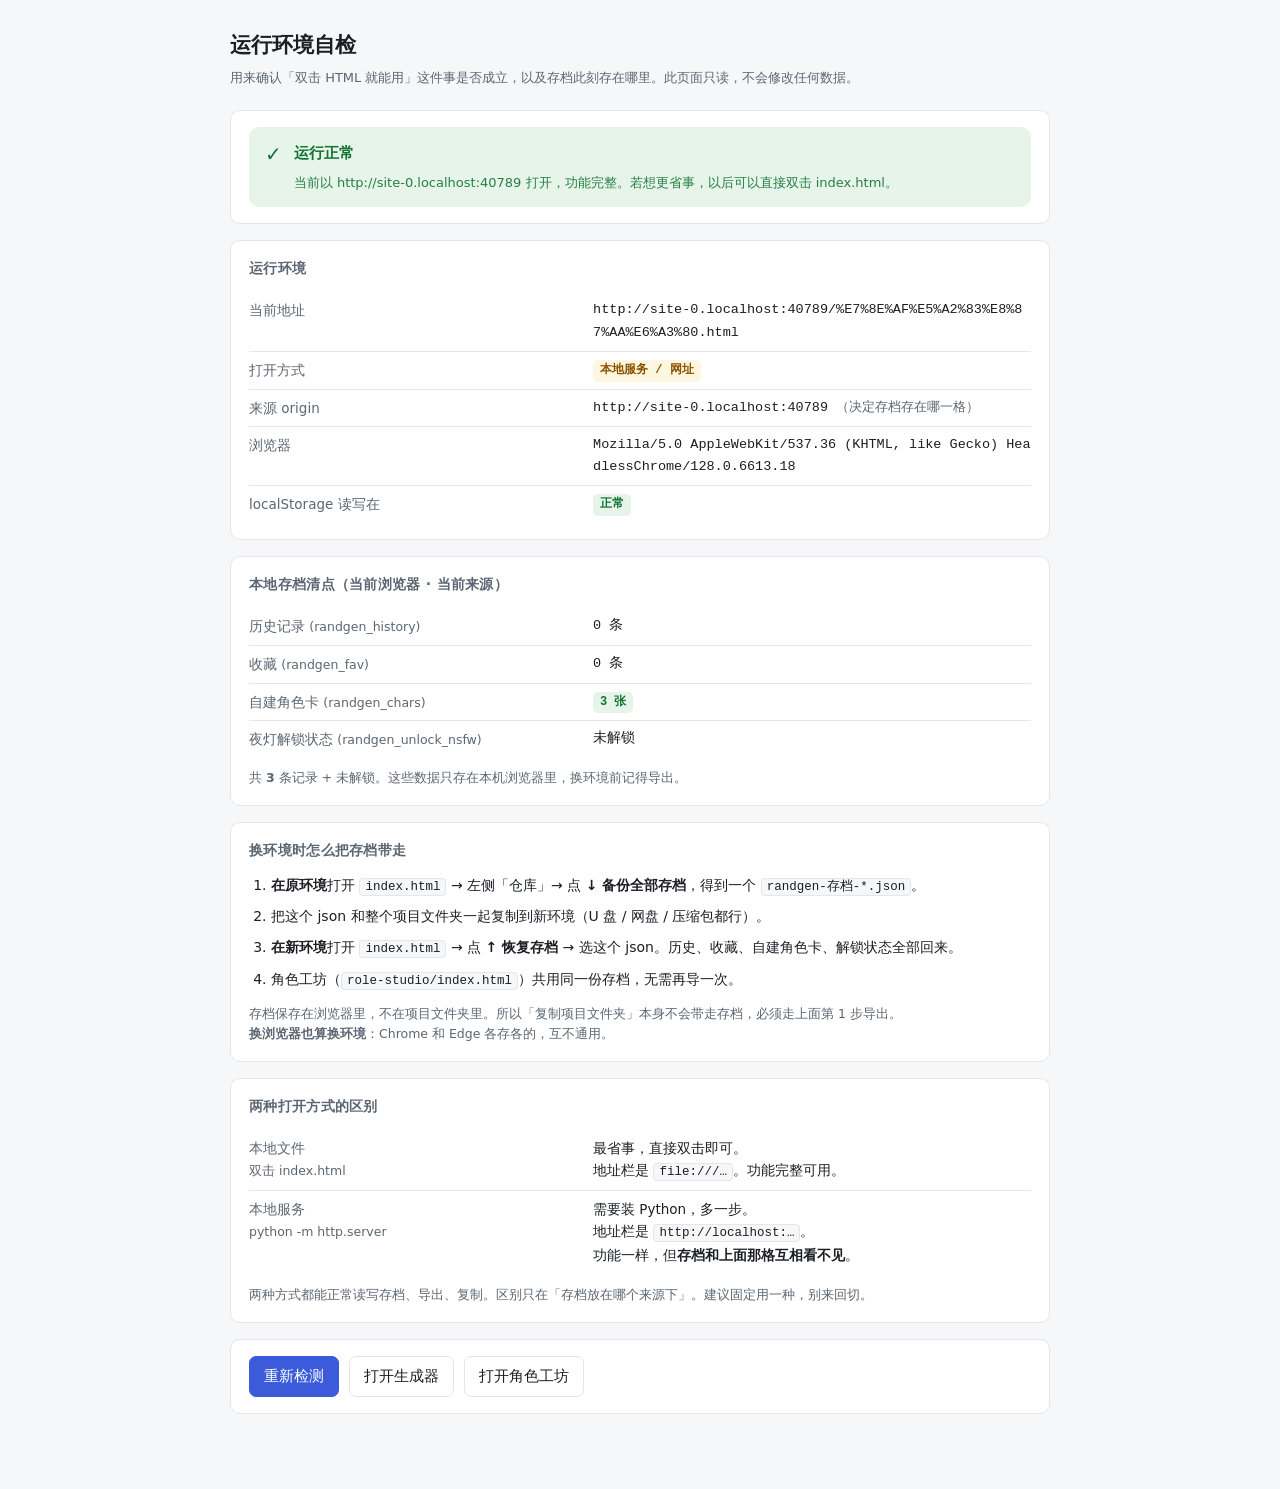
<file: 环境自检.html>
<!DOCTYPE html>
<html lang="zh-CN">
<head>
<meta charset="utf-8">
<meta name="viewport" content="width=device-width, initial-scale=1">
<title>运行环境自检 · 提示词生成器</title>
<style>
  :root{
    --bg:#f6f7f9; --card:#fff; --line:#e3e6ea; --fg:#1b1f24; --dim:#5c6672;
    --ok:#137333; --okbg:#e6f4ea; --warn:#8a5300; --warnbg:#fef7e0; --err:#b3261e; --errbg:#fce8e6;
    --accent:#3b5bdb;
  }
  @media (prefers-color-scheme: dark){
    :root{
      --bg:#14171a; --card:#1c2024; --line:#2c3238; --fg:#e8eaed; --dim:#9aa4ae;
      --ok:#7ee2a0; --okbg:#16301f; --warn:#f5c877; --warnbg:#332914; --err:#ffb4ab; --errbg:#3a1c1a;
      --accent:#8ea8ff;
    }
  }
  *{box-sizing:border-box}
  body{margin:0;padding:28px 18px 60px;background:var(--bg);color:var(--fg);
    font:15px/1.65 -apple-system,BlinkMacSystemFont,"Segoe UI","Microsoft YaHei",system-ui,sans-serif}
  .wrap{max-width:820px;margin:0 auto}
  h1{font-size:21px;margin:0 0 4px}
  .sub{color:var(--dim);font-size:13px;margin:0 0 22px}
  .card{background:var(--card);border:1px solid var(--line);border-radius:10px;padding:16px 18px;margin:0 0 16px}
  h2{font-size:14px;margin:0 0 12px;letter-spacing:.3px;color:var(--dim);font-weight:600}
  .verdict{display:flex;align-items:flex-start;gap:12px;padding:14px 16px;border-radius:10px;font-weight:600}
  .verdict .ic{font-size:20px;line-height:1.3}
  .v-ok{background:var(--okbg);color:var(--ok)}
  .v-warn{background:var(--warnbg);color:var(--warn)}
  .v-err{background:var(--errbg);color:var(--err)}
  .v-note{display:block;font-weight:400;font-size:13px;margin-top:6px;opacity:.9}
  table{width:100%;border-collapse:collapse;font-size:13.5px}
  td{padding:7px 0;border-bottom:1px solid var(--line);vertical-align:top}
  tr:last-child td{border-bottom:0}
  td.k{color:var(--dim);width:44%}
  td.v{font-family:ui-monospace,SFMono-Regular,Consolas,monospace;word-break:break-all}
  .tag{display:inline-block;padding:1px 7px;border-radius:5px;font-size:12px;font-weight:600;
    font-family:inherit;margin-right:6px}
  .t-ok{background:var(--okbg);color:var(--ok)}
  .t-warn{background:var(--warnbg);color:var(--warn)}
  .t-err{background:var(--errbg);color:var(--err)}
  ol{margin:0;padding-left:22px;font-size:14px}
  ol li{margin:0 0 8px}
  code{background:var(--bg);border:1px solid var(--line);border-radius:4px;padding:1px 5px;
    font-family:ui-monospace,Consolas,monospace;font-size:12.5px}
  .muted{color:var(--dim);font-size:12.5px}
  button{font:inherit;padding:7px 14px;border-radius:7px;border:1px solid var(--line);
    background:var(--card);color:var(--fg);cursor:pointer}
  button.primary{background:var(--accent);border-color:var(--accent);color:#fff}
  .row{display:flex;gap:10px;flex-wrap:wrap;align-items:center}
</style>
</head>
<body>
<div class="wrap">
  <h1>运行环境自检</h1>
  <p class="sub">用来确认「双击 HTML 就能用」这件事是否成立，以及存档此刻存在哪里。此页面只读，不会修改任何数据。</p>

  <div class="card" id="verdictCard">
    <div class="verdict v-warn" id="verdict">
      <span class="ic">…</span><span>正在检测…</span>
    </div>
  </div>

  <div class="card">
    <h2>运行环境</h2>
    <table id="envTable"></table>
  </div>

  <div class="card">
    <h2>本地存档清点（当前浏览器 · 当前来源）</h2>
    <table id="storeTable"></table>
    <p class="muted" id="storeNote" style="margin:10px 0 0"></p>
  </div>

  <div class="card">
    <h2>换环境时怎么把存档带走</h2>
    <ol>
      <li><b>在原环境</b>打开 <code>index.html</code> → 左侧「仓库」→ 点 <b>↓ 备份全部存档</b>，得到一个 <code>randgen-存档-*.json</code>。</li>
      <li>把这个 json 和整个项目文件夹一起复制到新环境（U 盘 / 网盘 / 压缩包都行）。</li>
      <li><b>在新环境</b>打开 <code>index.html</code> → 点 <b>↑ 恢复存档</b> → 选这个 json。历史、收藏、自建角色卡、解锁状态全部回来。</li>
      <li>角色工坊（<code>role-studio/index.html</code>）共用同一份存档，无需再导一次。</li>
    </ol>
    <p class="muted" style="margin:12px 0 0">
      存档保存在浏览器里，不在项目文件夹里。所以「复制项目文件夹」本身不会带走存档，必须走上面第 1 步导出。<br>
      <b>换浏览器也算换环境</b>：Chrome 和 Edge 各存各的，互不通用。
    </p>
  </div>

  <div class="card">
    <h2>两种打开方式的区别</h2>
    <table>
      <tr><td class="k">本地文件<br><span class="muted">双击 index.html</span></td>
          <td class="v" style="font-family:inherit">最省事，直接双击即可。<br>地址栏是 <code>file:///…</code>。功能完整可用。</td></tr>
      <tr><td class="k">本地服务<br><span class="muted">python -m http.server</span></td>
          <td class="v" style="font-family:inherit">需要装 Python，多一步。<br>地址栏是 <code>http://localhost:…</code>。<br>功能一样，但<b>存档和上面那格互相看不见</b>。</td></tr>
    </table>
    <p class="muted" style="margin:12px 0 0">两种方式都能正常读写存档、导出、复制。区别只在「存档放在哪个来源下」。建议固定用一种，别来回切。</p>
  </div>

  <div class="card">
    <div class="row">
      <button class="primary" onclick="location.reload()">重新检测</button>
      <button onclick="window.open('index.html','_blank')">打开生成器</button>
      <button onclick="window.open('role-studio/index.html','_blank')">打开角色工坊</button>
    </div>
  </div>
</div>

<script>
(function(){
  var rows = [];
  function esc(s){ return String(s).replace(/&/g,'&amp;').replace(/</g,'&lt;').replace(/>/g,'&gt;'); }
  function add(tbl, k, v, cls){
    var tb = document.getElementById(tbl);
    var tr = document.createElement('tr');
    var td1 = document.createElement('td'); td1.className = 'k'; td1.innerHTML = k;
    var td2 = document.createElement('td'); td2.className = 'v';
    if (cls) { var s = document.createElement('span'); s.className = 'tag ' + cls; s.textContent = v; td2.appendChild(s); }
    else { td2.innerHTML = v; }
    tr.appendChild(td1); tr.appendChild(td2); tb.appendChild(tr);
  }

  /* ---- 1. 环境 ---- */
  var isFile = location.protocol === 'file:';
  var secure = false;
  try { secure = !!window.isSecureContext; } catch(e){}

  add('envTable','当前地址', esc(location.href));
  add('envTable','打开方式',
      isFile ? '本地文件（双击打开）' : '本地服务 / 网址',
      isFile ? 't-ok' : 't-warn');
  add('envTable','来源 origin', esc(String(location.origin)) + ' <span class="muted">（决定存档存在哪一格）</span>');
  add('envTable','浏览器', esc(navigator.userAgent.replace(/\s*\(.*?\)\s*/,' ').slice(0,80)));

  /* ---- 2. 能力探测（真实写读删，不是看 typeof） ---- */
  var storageOK = false, storageErr = '';
  try {
    localStorage.setItem('__probe__','1');
    storageOK = localStorage.getItem('__probe__') === '1';
    localStorage.removeItem('__probe__');
  } catch(e){ storageErr = e.name + ': ' + e.message; }
  add('envTable','localStorage 读写在',
      storageOK ? '正常' : '不可用',
      storageOK ? 't-ok' : 't-err');
  if (!storageOK){
    add('envTable','失败原因', esc(storageErr || '被浏览器策略阻止'));
  }

  /* ---- 3. 存档清点 ---- */
  var KEYS = [
    ['randgen_history','历史记录','条'],
    ['randgen_fav','收藏','条'],
    ['randgen_chars','自建角色卡','张']
  ];
  var total = 0;
  KEYS.forEach(function(k){
    var n = 0, bad = false;
    if (storageOK){
      try {
        var raw = localStorage.getItem(k[0]);
        if (raw){
          var arr = JSON.parse(raw);
          if (Array.isArray(arr)) n = arr.length; else bad = true;
        }
      } catch(e){ bad = true; }
    }
    total += n;
    add('storeTable', k[1] + ' <span class="muted">(' + k[0] + ')</span>',
        bad ? '内容损坏，无法解析' : (n + ' ' + k[2]),
        bad ? 't-err' : (n > 0 ? 't-ok' : ''));
  });

  var unlocked = false;
  if (storageOK){
    try { unlocked = localStorage.getItem('randgen_unlock_nsfw') === '1'; } catch(e){}
  }
  add('storeTable','夜灯解锁状态 <span class="muted">(randgen_unlock_nsfw)</span>',
      unlocked ? '已解锁' : '未解锁', unlocked ? 't-warn' : '');

  var note = document.getElementById('storeNote');
  if (!storageOK){
    note.innerHTML = '⚠ 这个浏览器不让本页写入本地存储，所以上表全部为 0。生成器的历史 / 收藏也会存不下来——请改用 Chrome 或 Edge 打开本页。';
  } else if (total === 0 && !unlocked){
    note.textContent = '这个来源下还没有任何存档。如果你之前在别处（另一个浏览器、或本地服务方式）用过生成器，那些存档不会显示在这里，需要先用「备份全部存档」导出再「恢复存档」导进来。';
  } else {
    note.innerHTML = '共 <b>' + total + '</b> 条记录 + ' + (unlocked ? '已解锁' : '未解锁') + '。这些数据只存在本机浏览器里，换环境前记得导出。';
  }

  /* ---- 4. 结论 ---- */
  var v = document.getElementById('verdict');
  var ic = v.querySelector('.ic');
  var tx = v.querySelector('span:last-child');
  if (!storageOK){
    v.className = 'verdict v-err';
    ic.textContent = '✕';
    tx.innerHTML = '存档功能不可用<span class="v-note">浏览器禁止了本地存储。改用 Chrome / Edge 打开即可恢复；在此之前依赖存档的功能会静默失效。</span>';
  } else if (isFile){
    v.className = 'verdict v-ok';
    ic.textContent = '✓';
    tx.innerHTML = '双击打开即可用<span class="v-note">当前以本地文件方式运行，生成、复制、导出、读写存档全部正常，不需要装任何东西、也不需要起服务器。右上角按钮可直接打开两个页面。</span>';
  } else {
    v.className = 'verdict v-ok';
    ic.textContent = '✓';
    tx.innerHTML = '运行正常<span class="v-note">当前以 ' + esc(location.origin) + ' 打开，功能完整。若想更省事，以后可以直接双击 index.html。</span>';
  }
})();
</script>
</body>
</html>
</file>
